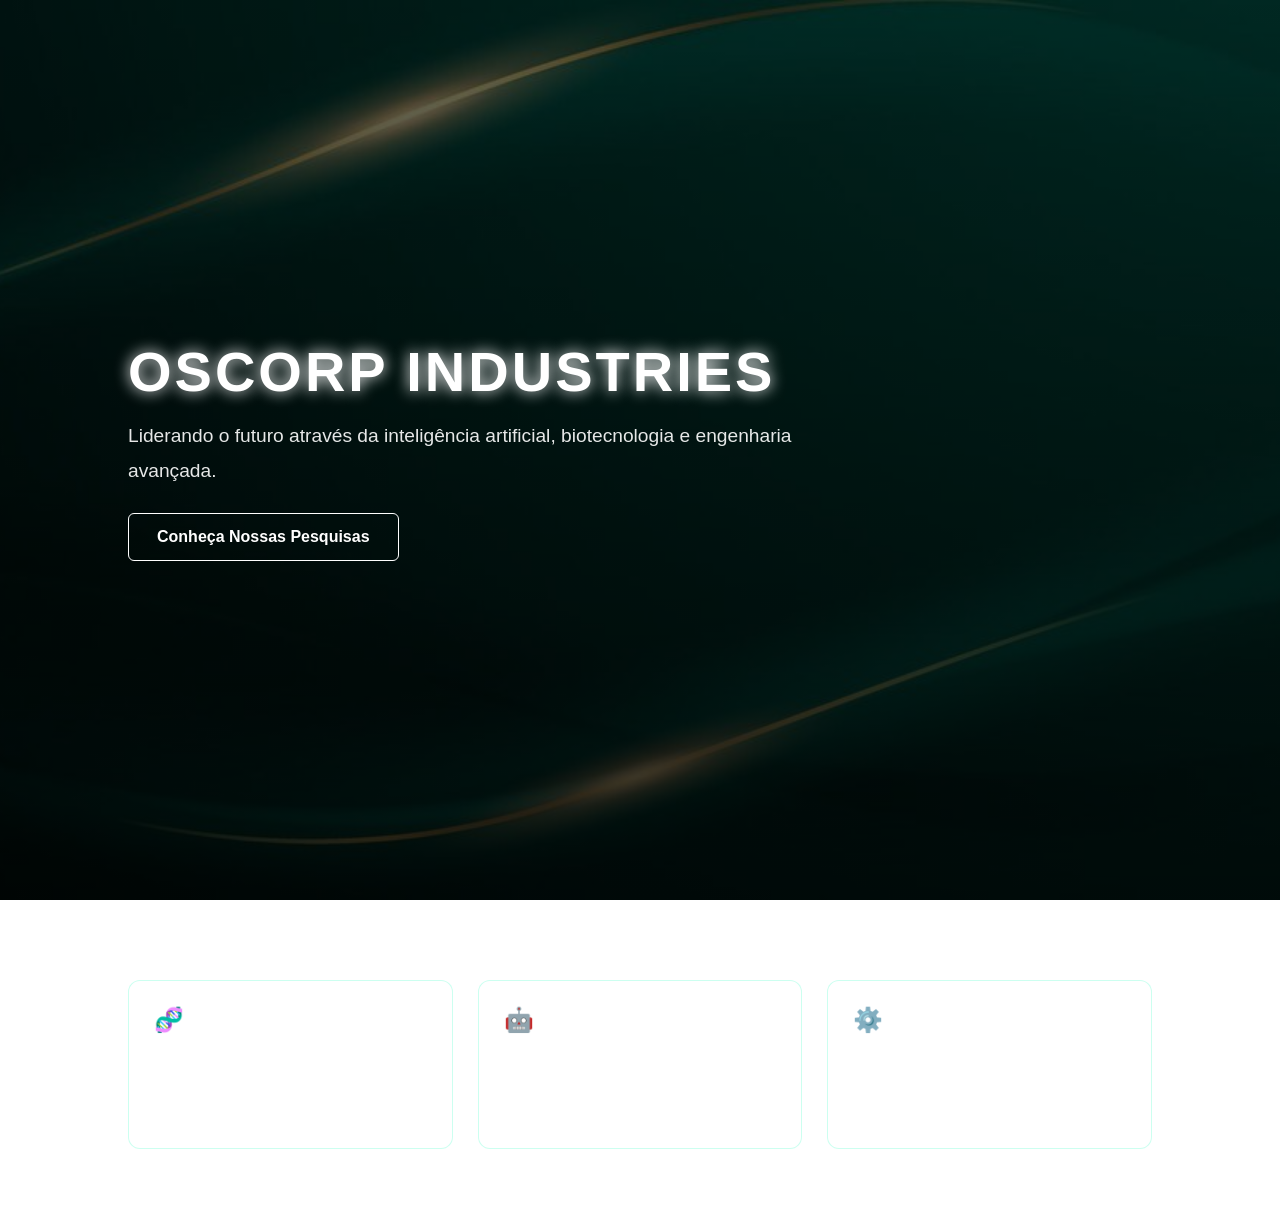
<file: index.html>
<!DOCTYPE html>
<html lang="pt-BR">
<head>
    <meta charset="UTF-8">
    <meta name="viewport" content="width=device-width, initial-scale=1.0">
    <title>Oscorp Industries</title>

    <link rel="stylesheet" href="./style.css">
</head>
<body>

    <header class="banner">

        <div class="banner-content">
            <h1>OSCORP INDUSTRIES</h1>

            <p>
                Liderando o futuro através da inteligência artificial,
                biotecnologia e engenharia avançada.
            </p>

            <a href="./conheça.html" target="_blank" class="btn">
                Conheça Nossas Pesquisas
            </a>
        </div>

    </header>

    <section class="cards">

        <div class="card">
            <h2>🧬 Engenharia Genética</h2>
            <p>Pesquisas revolucionárias para o avanço da humanidade.</p>
        </div>

        <div class="card">
            <h2>🤖 Inteligência Artificial</h2>
            <p>Sistemas avançados capazes de transformar indústrias.</p>
        </div>

        <div class="card">
            <h2>⚙️ Robótica</h2>
            <p>Desenvolvimento de tecnologias autônomas.</p>
        </div>

    </section>

</body>
</html>
</file>
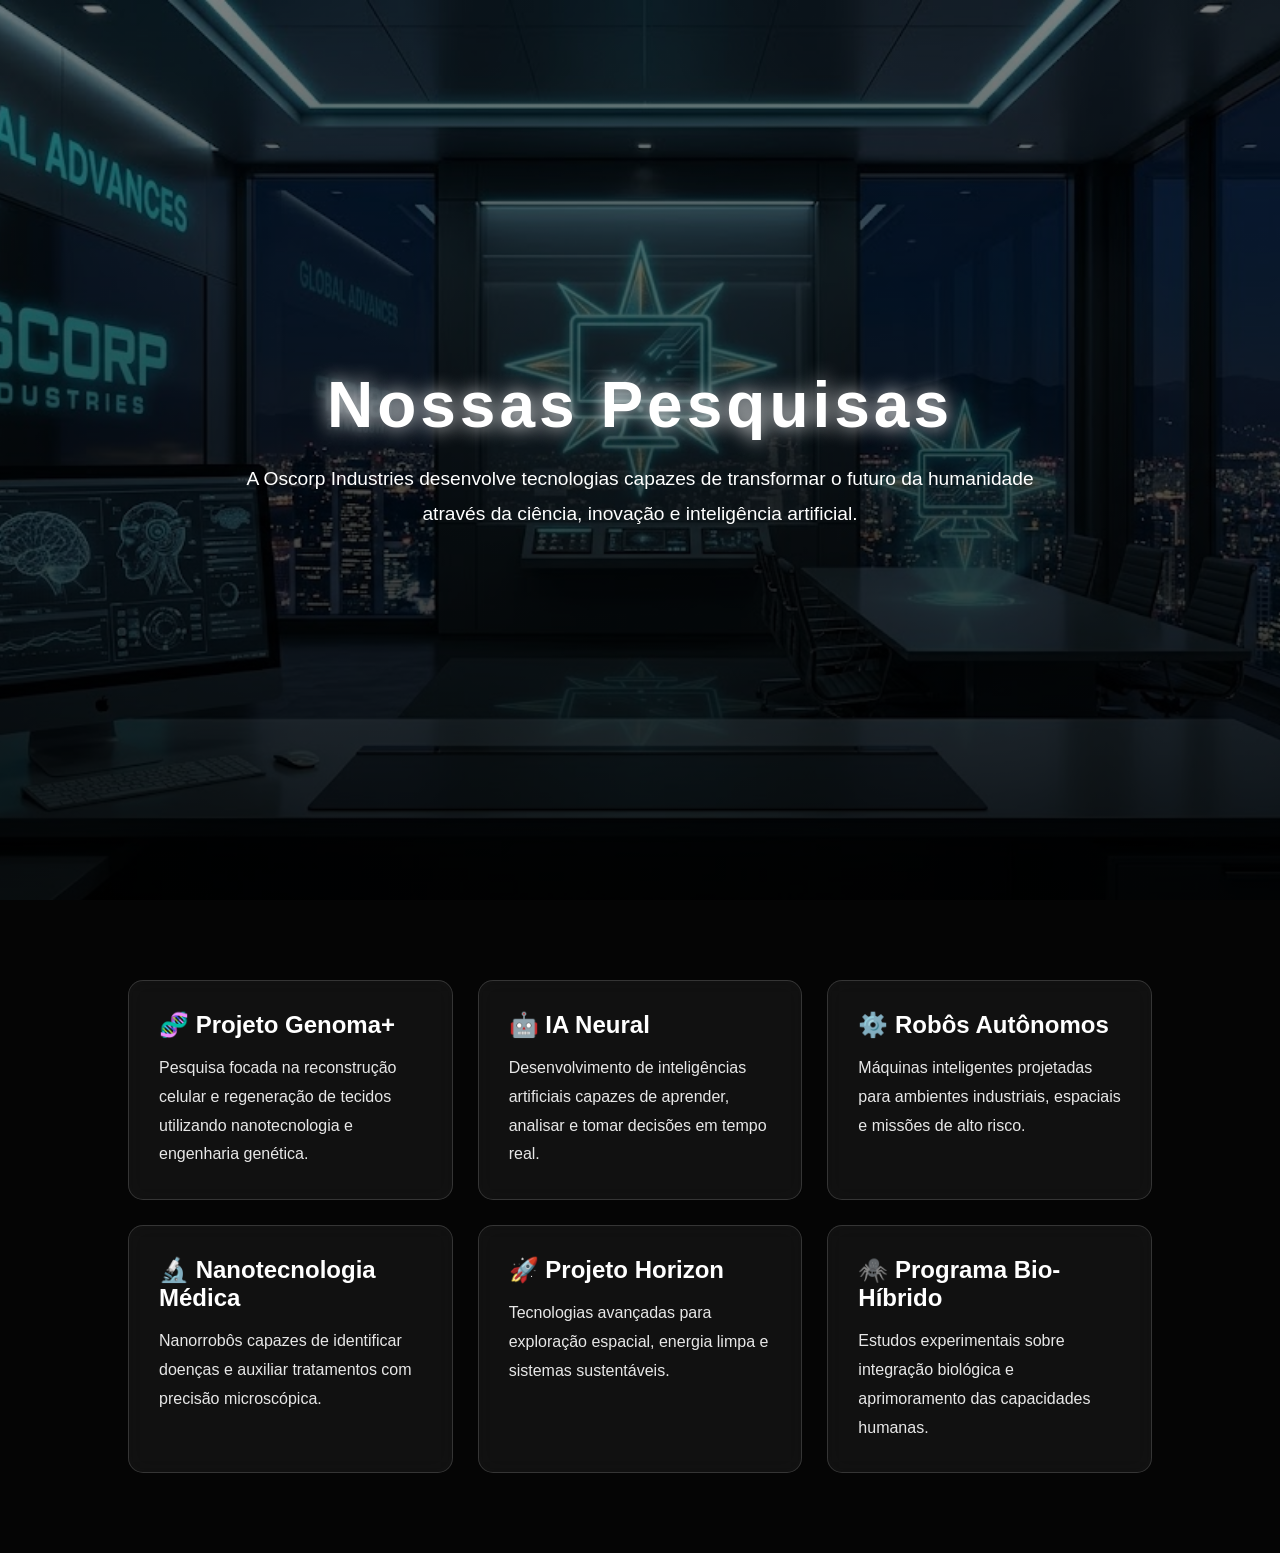
<file: conheça.html>
<!DOCTYPE html>
<html lang="pt-BR">
<head>
    <meta charset="UTF-8">
    <meta name="viewport" content="width=device-width, initial-scale=1.0">

    <title>Pesquisas Oscorp</title>

    <link rel="stylesheet" href="conheça.css">
</head>
<body>

    <header class="hero">

        <div class="overlay"></div>

        <div class="hero-content">
            <h1>Nossas Pesquisas</h1>

            <p>
                A Oscorp Industries desenvolve tecnologias capazes de
                transformar o futuro da humanidade através da ciência,
                inovação e inteligência artificial.
            </p>
        </div>

    </header>

    <section class="pesquisas">

        <div class="pesquisa">
            <h2>🧬 Projeto Genoma+</h2>

            <p>
                Pesquisa focada na reconstrução celular e regeneração
                de tecidos utilizando nanotecnologia e engenharia genética.
            </p>
        </div>

        <div class="pesquisa">
            <h2>🤖 IA Neural</h2>

            <p>
                Desenvolvimento de inteligências artificiais capazes de
                aprender, analisar e tomar decisões em tempo real.
            </p>
        </div>

        <div class="pesquisa">
            <h2>⚙️ Robôs Autônomos</h2>

            <p>
                Máquinas inteligentes projetadas para ambientes industriais,
                espaciais e missões de alto risco.
            </p>
        </div>

        <div class="pesquisa">
            <h2>🔬 Nanotecnologia Médica</h2>

            <p>
                Nanorrobôs capazes de identificar doenças e auxiliar
                tratamentos com precisão microscópica.
            </p>
        </div>

        <div class="pesquisa">
            <h2>🚀 Projeto Horizon</h2>

            <p>
                Tecnologias avançadas para exploração espacial,
                energia limpa e sistemas sustentáveis.
            </p>
        </div>

        <div class="pesquisa">
            <h2>🕷️ Programa Bio-Híbrido</h2>

            <p>
                Estudos experimentais sobre integração biológica e
                aprimoramento das capacidades humanas.
            </p>
        </div>

    </section>

</body>
</html>
</file>
<file: style.css>
:root{ 
    --verde-neon:#ffffff;
    --verde-escuro:#ffffff49;
    --branco:#ffffff; 
    --cinza-escuro: rgba(0,0,0,0.6); }

*{
    margin:0;
    padding:0;
    box-sizing:border-box;
}

body{
    font-family: Arial, sans-serif;
    color: var(--branco);

    background:
        linear-gradient(rgba(0,0,0,0.6), rgba(0,0,0,0.8)),
        url("img/fundo.jpg");

    background-size: cover;
    background-position: center;
    background-repeat: no-repeat;
    background-attachment: fixed;
}

.banner{
    min-height: 100vh;
    display:flex;
    align-items:center;
    padding:0 10%;
}

.banner-content{
    max-width: 700px;
    animation: fadeIn 1.2s ease;
}

.banner-content h1{
    font-size: 3.5rem;
    color: var(--verde-neon);
    letter-spacing: 3px;
    text-shadow: 0 0 15px var(--verde-neon);
}

.banner-content p{
    margin-top: 15px;
    font-size: 1.2rem;
    line-height: 1.8;
    opacity: 0.9;
}

.btn{
    display: inline-block;
    margin-top: 25px;
    padding: 14px 28px;
    border: 1px solid var(--verde-neon);
    background: transparent;
    color: var(--verde-neon);
    font-weight: bold;
    cursor: pointer;
    border-radius: 6px;
    text-decoration: none;
    transition: 0.3s;
}

.btn:hover{
    background: var(--verde-neon);
    color: black;
    box-shadow: 0 0 20px var(--verde-neon);
}
.cards{
    padding: 80px 10%;
    display:grid;
    grid-template-columns: repeat(auto-fit, minmax(250px, 1fr));
    gap: 25px;
}

.card{
    background: rgba(255,255,255,0.06);
    border: 1px solid rgba(0,255,179,0.2);
    backdrop-filter: blur(10px);
    padding: 25px;
    border-radius: 12px;
    transition: 0.3s;
}

.card:hover{
    transform: translateY(-10px);
    border-color: var(--verde-neon);
    box-shadow: 0 0 25px rgba(0,255,179,0.3);
}

.card h2{
    color: var(--verde-neon);
    margin-bottom: 10px;
}

.card p{
    opacity: 0.85;
    line-height: 1.6;
}
@keyframes fadeIn{
    from{
        opacity:0;
        transform: translateY(20px);
    }
    to{
        opacity:1;
        transform: translateY(0);
    }
}
</file>
<file: conheça.css>
:root{
    --verde-neon:#ffffff;
    --verde-escuro:#ffffff49;
    --branco:#ffffff;
    --cinza:rgba(0,0,0,0.7);
}

*{
    margin:0;
    padding:0;
    box-sizing:border-box;
}

body{
    font-family: Arial, sans-serif;
    background:#050505;
    color:white;
}

/* ===================== */
/* BANNER RESPONSIVO */
/* ===================== */

.hero{
    position:relative;
    min-height:100vh;

    display:flex;
    justify-content:center;
    align-items:center;
    text-align:center;
    padding:20px;

    background-image:url("./img/banner-desktop.jpg");
    background-size:cover;
    background-position:center;
    background-repeat:no-repeat;
}

.overlay{
    position:absolute;
    inset:0;
    background:linear-gradient(
        rgba(0,0,0,.5),
        rgba(0,0,0,.85)
    );
}

.hero-content{
    position:relative;
    z-index:2;
    max-width:800px;
    animation:fadeIn 1.2s ease;
}

.hero-content h1{
    font-size:4rem;
    letter-spacing:4px;
    text-shadow:0 0 20px white;
}

.hero-content p{
    margin-top:20px;
    font-size:1.2rem;
    line-height:1.8;
}

/* ===================== */
/* PESQUISAS */
/* ===================== */

.pesquisas{
    padding:80px 10%;

    display:grid;
    grid-template-columns:repeat(auto-fit,minmax(300px,1fr));

    gap:25px;
}

.pesquisa{
    background:rgba(255,255,255,.05);

    border:1px solid rgba(255,255,255,.15);

    backdrop-filter:blur(10px);

    border-radius:15px;

    padding:30px;

    transition:.4s;
}

.pesquisa:hover{
    transform:translateY(-10px);

    box-shadow:
    0 0 25px rgba(255,255,255,.15);
}

.pesquisa h2{
    margin-bottom:15px;
    font-size:1.5rem;
}

.pesquisa p{
    line-height:1.8;
    opacity:.9;
}

/* ===================== */
/* TABLET */
/* ===================== */

@media (max-width:1024px){

    .hero{
        background-image:url("./img/banner-tablet.jpg");
    }

    .hero-content h1{
        font-size:3rem;
    }

    .pesquisas{
        padding:60px 5%;
    }
}

/* ===================== */
/* MOBILE */
/* ===================== */

@media (max-width:768px){

    .hero{
        background-image:url("./img/banner-mobile.jpg");
        min-height:80vh;
    }

    .hero-content h1{
        font-size:2.2rem;
    }

    .hero-content p{
        font-size:1rem;
    }

    .pesquisas{
        grid-template-columns:1fr;
        padding:40px 20px;
    }

    .pesquisa{
        padding:25px;
    }
}

/* ===================== */
/* ANIMAÇÃO */
/* ===================== */

@keyframes fadeIn{

    from{
        opacity:0;
        transform:translateY(30px);
    }

    to{
        opacity:1;
        transform:translateY(0);
    }

}
</file>
